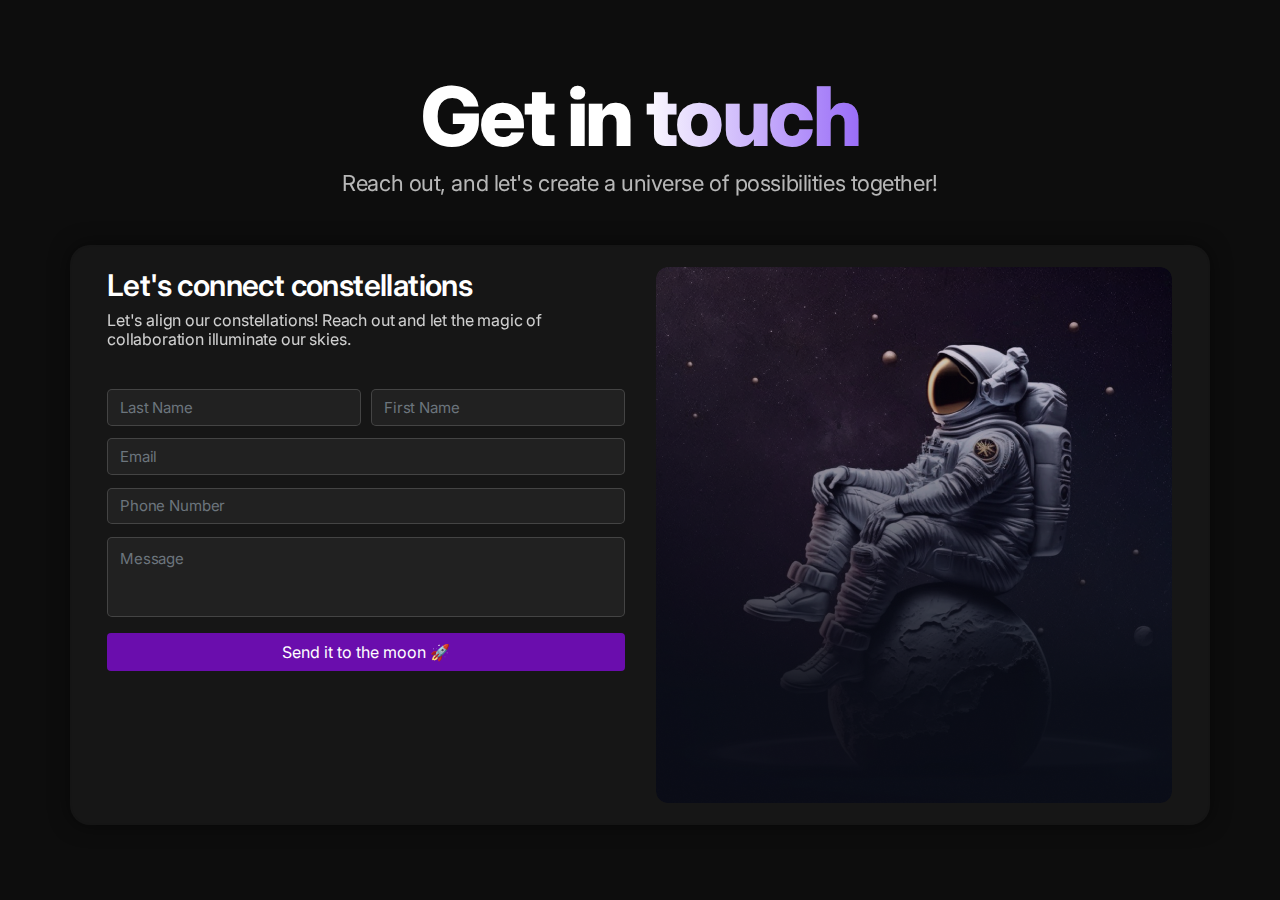
<file: index.html>
<!DOCTYPE html>
<html lang="en">
<head>
    <meta charset="UTF-8">
    <meta name="viewport" content="width=device-width, initial-scale=1.0">
    <title>Get in Touch</title>
    <link href="https://stackpath.bootstrapcdn.com/bootstrap/4.5.2/css/bootstrap.min.css" rel="stylesheet">
    <link href="https://fonts.googleapis.com/css2?family=Inter:wght@400;500;600;700;800&display=swap" rel="stylesheet">
    <link rel="stylesheet" href="assets/css/styles_bootstrap.css" />
</head>
<body>
<div class="container">
    <div>
        <h1 class="text-center mb-1 title">Get in touch</h1>
        <p class="text-center mb-5 subtitle">Reach out, and let's create a universe of possibilities together!</p>
    </div>
    <div class="row main">
        <div class="col-md-6">
            <div class="form-info-text">
                <h2>Let's connect constellations</h2>
                <p>Let's align our constellations! Reach out and let the magic of collaboration illuminate our skies.</p>
            </div>
            <div class="form-container">
                <form action="assets/scripts/form-handler/form_handler.php" method="POST" target="_blank">
                    <div class="form-row">
                        <div class="form-group col-md-6">
                            <label for="lastName"></label>
                            <input type="text" class="form-control" id="lastName" name="lastName" placeholder="Last Name" required>
                        </div>
                        <div class="form-group col-md-6">
                            <label for="firstName"></label>
                            <input type="text" class="form-control" id="firstName" name="firstName" placeholder="First Name" required>
                        </div>
                    </div>
                    <div class="form-group">
                        <label for="email"></label>
                        <input type="email" class="form-control" id="email" name="email" placeholder="Email" required>
                    </div>
                    <div class="form-group">
                        <label for="phoneNumber"></label>
                        <input type="tel" class="form-control" id="phoneNumber" name="phoneNumber" placeholder="Phone Number" required>
                    </div>
                    <div class="form-group">
                        <label for="message"></label>
                        <textarea class="form-control" id="message" rows="3" name="message" placeholder="Message"></textarea>
                    </div>
                    <button type="submit" class="btn btn-custom btn-block">Send it to the moon 🚀</button>
                    <div id="success-message" class="alert alert-success" style="display: none;">
                        Form submitted successfully!
                    </div>
                </form>
            </div>
        </div>
        <div class="col-md-6 image-container">
            <img src="assets/storage/images/cosmo.png" alt="Astronaut">
        </div>
    </div>
</div>
<script src="https://code.jquery.com/jquery-3.5.1.slim.min.js"></script>
<script src="https://cdn.jsdelivr.net/npm/@popperjs/core@2.9.2/dist/umd/popper.min.js"></script>
<script src="https://stackpath.bootstrapcdn.com/bootstrap/4.5.2/js/bootstrap.min.js"></script>
</body>
</html>
</file>
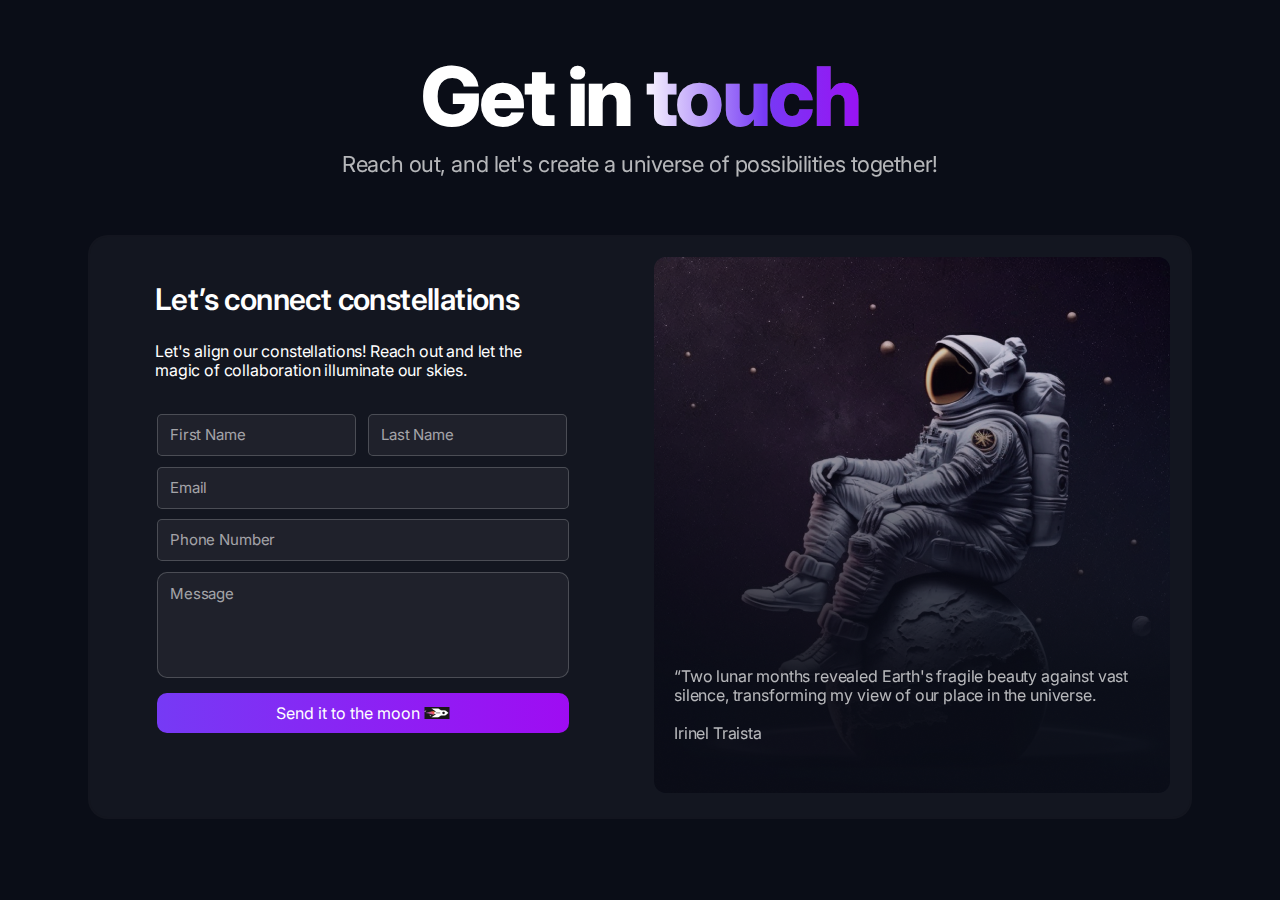
<file: index_raw-html.html>
<!DOCTYPE html>
<html lang="en">

<head>
    <meta charset="UTF-8">
    <link rel="stylesheet" href="assets/css/styles.css" />
    <link href="https://fonts.googleapis.com/css2?family=Inter:wght@400;500;600;700;800&display=swap" rel="stylesheet">
    <title>Registration Form</title>
</head>

<body>
<header class="centered-header">
    <h1 class="title">Get in touch</h1>
    <p class="subtitle">Reach out, and let's create a universe of possibilities together!</p>
</header>

<div class="container">
    <div class="left-side">
        <div class="container-description">
            <h2>Let’s connect constellations</h2>
            <p>Let's align our constellations! Reach out and let the magic of collaboration illuminate our skies.</p>
        </div>

        <form id="registration-form">
            <div class="form-row">
                <fieldset>
                    <label for="firstname"></label>
                    <input type="text" id="firstname" name="first-name-label" placeholder="First Name" required>
                </fieldset>

                <fieldset>
                    <label for="lastname"></label>
                    <input type="text" id="lastname" name="last-name-label" placeholder="Last Name" required>
                </fieldset>
            </div>

            <fieldset>
                <label for="email"></label>
                <input type="email" id="email" name="email" placeholder="Email" required>
            </fieldset>

            <fieldset>
                <label for="phone-number"></label>
                <input type="tel" id="phone-number" name="phone-number" placeholder="Phone Number" required>
            </fieldset>

            <fieldset>
                <label for="message"></label>
                <textarea id="message" name="message" rows="3" cols="30" placeholder="Message"></textarea>
            </fieldset>

            <fieldset>
                <button type="submit" id="submit">
                    Send it to the moon <img src="assets/images/rocket.png" alt="rocket"/>
                </button>
            </fieldset>
        </form>
    </div>

    <div class="right-side">
        <img src="assets/images/cosmo.png" alt="Cosmo" class="unselectable right-side">
        <p class="img-text">
            “Two lunar months revealed Earth's fragile beauty against vast silence,
            transforming my view of our place in the universe.<br><br>
            Irinel Traista
        </p>
    </div>
</div>
</body>

</html>
</file>
<file: assets/css/styles.css>
* {
    font-family: Inter, serif;
}

html {
    background: #0A0D17;
    height: 100%;
    margin: 0;
    display: flex;
    justify-content: center;
    align-items: center;
    flex-direction: column;
}

header {
    display: flex;
    flex-direction: column;
    align-items: center;
    text-align: center;
    width: 626px;
    height: 133px;
    margin: 60px auto;
}

.title {
    width: 464px;
    font-size: 82px;
    font-weight: 800;
    line-height: 99px;
    letter-spacing: -0.03em;
    text-align: center;
    background: linear-gradient(89.29deg, #FFFFFF 49.86%, #763AF5 76.63%, #A604F2 104.63%),
    linear-gradient(0deg, rgba(255, 255, 255, 0.3), rgba(255, 255, 255, 0.3));
    -webkit-background-clip: text;
    -webkit-text-fill-color: transparent;
    margin: 5px auto;
}

.subtitle {
    font-weight: 400;
    margin-top: 0;
    font-size: 22px;
    opacity: 0.7;
    line-height: 27px;
    letter-spacing: -0.02em;
    text-align: center;
    color: #FFFFFF;
    width: 626px;
    height: 27px;
    white-space: nowrap;
}

body {
    margin: 0;
    display: flex;
    flex-direction: column;
    align-items: center;
    justify-content: center;
    min-height: 100vh;
}

.container {
    width: 1060px;
    height: 540px;
    gap: 30px;
    display: flex;
    border: 2px solid #0A0D170D;
    border-radius: 20px;
    margin-bottom: 100px;
    background: #FFFFFF0A;
    padding: 20px;
}

.container-description {
    width: 426px;
    height: 82px;
    margin-top: 10px;
    margin-bottom: 45px;
    color: white;
}

form {
    width: 440px;
    height: 333px;
    margin-left: -12px;
}

fieldset {
    display: flex;
    flex-direction: column;
    border: none;
}

input {
    background: #FFFFFF0D;
    border: none;
    padding: 12px;
    border-radius: 5px;
    color: #FFFFFF99;
    margin-bottom: -5px;
}

textarea {
    background: #FFFFFF0D;
    border-radius: 10px;
    min-height: 80px;
    resize: none;
    border: 1px solid #FFFFFF33;
    padding: 12px;
    color: white;
}

input::placeholder,
textarea::placeholder {
    color: #FFFFFF99;
    opacity: 1;
    font-size: 15px;
    font-weight: 400;
    line-height: 18px;
    letter-spacing: -0.01em;
    text-align: left;
}

    .container-description h2 {
    font-size: 30px;
    font-weight: 600;
    line-height: 36px;
    letter-spacing: -0.02em;
    text-align: left;
}

.container-description p {
    font-size: 16px;
    font-weight: 400;
    line-height: 19px;
    letter-spacing: -0.01em;
    text-align: left;
    margin-left: 0;
    width: 415px;
}

button {
    background: linear-gradient(90deg, #763AF5 0%, #A604F2 117.18%);
    color: #FFFFFF;
    border-radius: 10px;
    gap: 10px;
    padding: 10px 20px;
    font-size: 16px;
    border: none;
    cursor: pointer;
}

.left-side {
    width: 506px;
    height: 536px;
    margin-left: 45px;
    margin-bottom: 50px;
}

.left-side input {
    border: 1px solid #FFFFFF33;
}

.right-side {
    width: 516px;
    height: 536px;
    margin: 0 auto;
}

.unselectable {
    -webkit-user-select: none;
    -moz-user-select: none;
    -ms-user-select: none;
    user-select: none;
}

.form-row {
    display: flex;
    gap: 10px;
    width: 412px;
}
.form-row fieldset {
    flex: 1;
    min-width: 0;
}
.form-row input {
    width: 100%;
    border: 1px solid #FFFFFF33;
    padding: 12px;
}

.img-text {
    color: white;
    margin-top: -150px;
    padding: 20px;
    font-size: 16px;
    font-weight: 400;
    line-height: 19px;
    letter-spacing: -0.01em;
    text-align: left;
    opacity: 0.7;
}

@media only screen and (max-width: 1024px) {

    html {
        background: #0A0D17;
        height: 100%;
        margin: 10px;
        display: block;
        justify-content: center;
        align-items: center;
        flex-direction: column;
    }

    header {
        display: block;
        flex-direction: column;
        align-items: center;
        text-align: center;
    }
    .title {
        width: 100%;
        font-size: 100px;
        font-weight: 800;
        line-height: 80px;
        letter-spacing: -0.03em;
        text-align: center;
        background: linear-gradient(89.29deg, #FFFFFF 49.86%, #763AF5 76.63%, #A604F2 104.63%),
        linear-gradient(0deg, rgba(255, 255, 255, 0.3), rgba(255, 255, 255, 0.3));
        -webkit-background-clip: text;
        -webkit-text-fill-color: transparent;
        margin: 20px auto;
    }

    .subtitle {
        font-weight: 400;
        margin-top: 0;
        font-size: 35px;
        opacity: 0.7;
        line-height: 27px;
        letter-spacing: -0.02em;
        text-align: center;
        color: #FFFFFF;
        white-space: wrap;
    }

    body {
        margin: 0;
        display: block;
        min-height: 100vh;
    }

    .container {
        width: 100%;
        height: 50%;
        gap: 30px;
        display: block;
        flex-direction: column;
        justify-content: center;
        border: 2px solid #0A0D170D;
        border-radius: 20px;
        margin-bottom: 100px;
        background: #FFFFFF0A;
    }

    .container-description {
        width: 100%;
        height: auto;
        margin-top: 10px;
        margin-bottom: 45px;
        color: white;
    }

    form {
        width: 100%;
        height: 50%;
    }

    fieldset {
        display: flex;
        flex-direction: column;
        border: none;
    }

    input {
        background: #FFFFFF0D;
        border: none;
        padding: 30px;
        border-radius: 10px;
        color: #FFFFFF99;
        margin-bottom: 5px;
    }

    textarea {
        background: #FFFFFF0D;
        border-radius: 10px;
        resize: none;
        border: 1px solid #FFFFFF33;
        padding: 24px;
        color: white;
    }

    input::placeholder,
    textarea::placeholder {
        color: #FFFFFF99;
        opacity: 1;
        font-size: 40px;
        font-weight: 400;
        line-height: 18px;
        letter-spacing: -0.01em;
        text-align: left;
    }

    .container-description h2 {
        font-size: 40px;
        font-weight: 600;
        line-height: 36px;
        text-align: center;
        white-space: nowrap;
        width: 100%;
    }

    .container-description p {
        font-size: 35px;
        font-weight: 400;
        line-height: 35px;
        letter-spacing: -0.01em;
        text-align: center;
        margin-left: 0;
        width: 95%;
        white-space: wrap;
    }

    button {
        background: linear-gradient(90deg, #763AF5 0%, #A604F2 117.18%);
        color: #FFFFFF;
        border-radius: 10px;
        padding: 10px 20px;
        font-size: 50px;
        border: none;
        cursor: pointer;
    }

    .left-side {
        width: 100%;
        height: 50%;
        margin-left: 25px;
        margin-bottom: 20px;
    }

    .left-side input {
        border: 1px solid #FFFFFF33;
    }

    .right-side {
        width: 100%;
        height: 50%;
        text-align: center;
        margin-top: 20px;
    }

    .form-row {
        display: flex;
        gap: 10px;
        width: 97.3%;
    }
    .form-row fieldset {
        flex: 1;
        min-width: 0;
    }
    .form-row input {
        width: 100%;
        border: 1px solid #FFFFFF33;
        padding: 12px;
        font-size: 20px;
    }

    .img-text {
        margin-top: -220px;
        font-size: 30px;
        font-weight: 400;
        line-height: 30px;
        letter-spacing: -0.01em;
        text-align: center;
        width: 50%;
        margin-left: 23%;
    }
}
</file>
